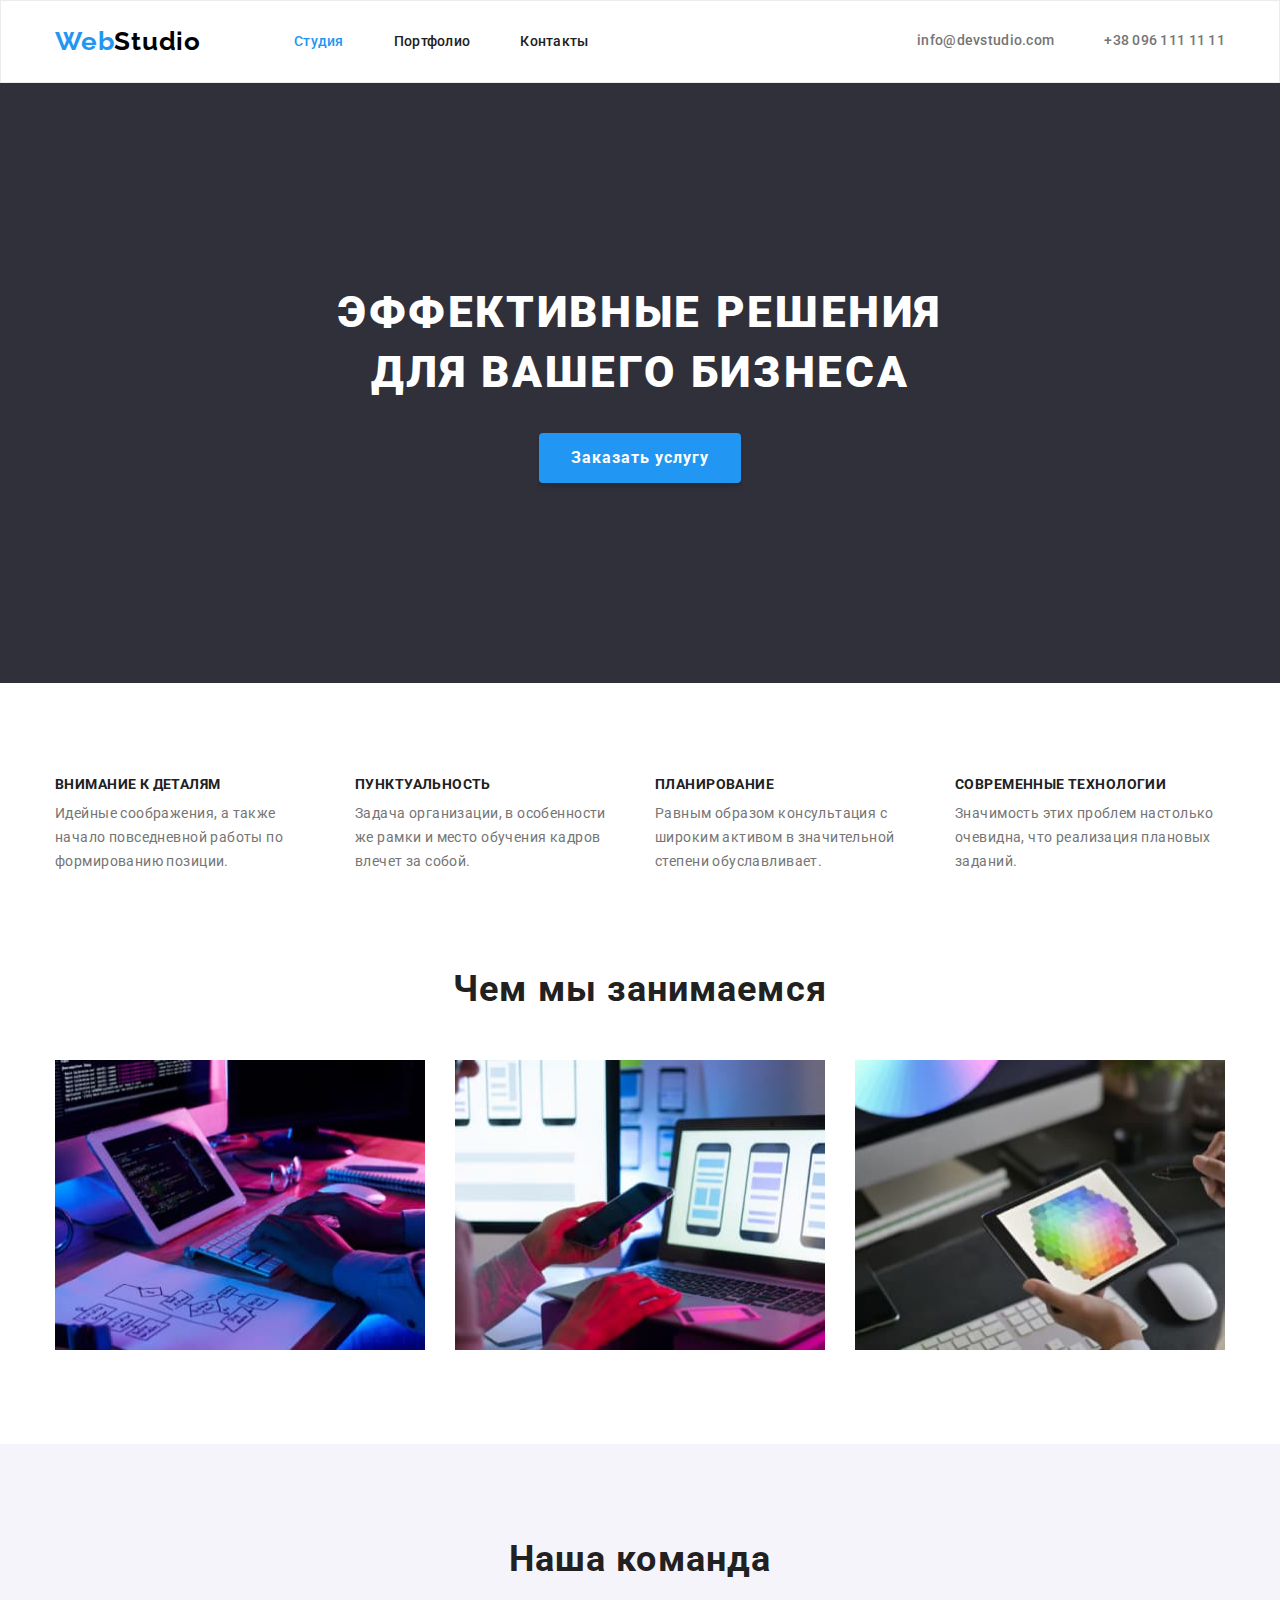
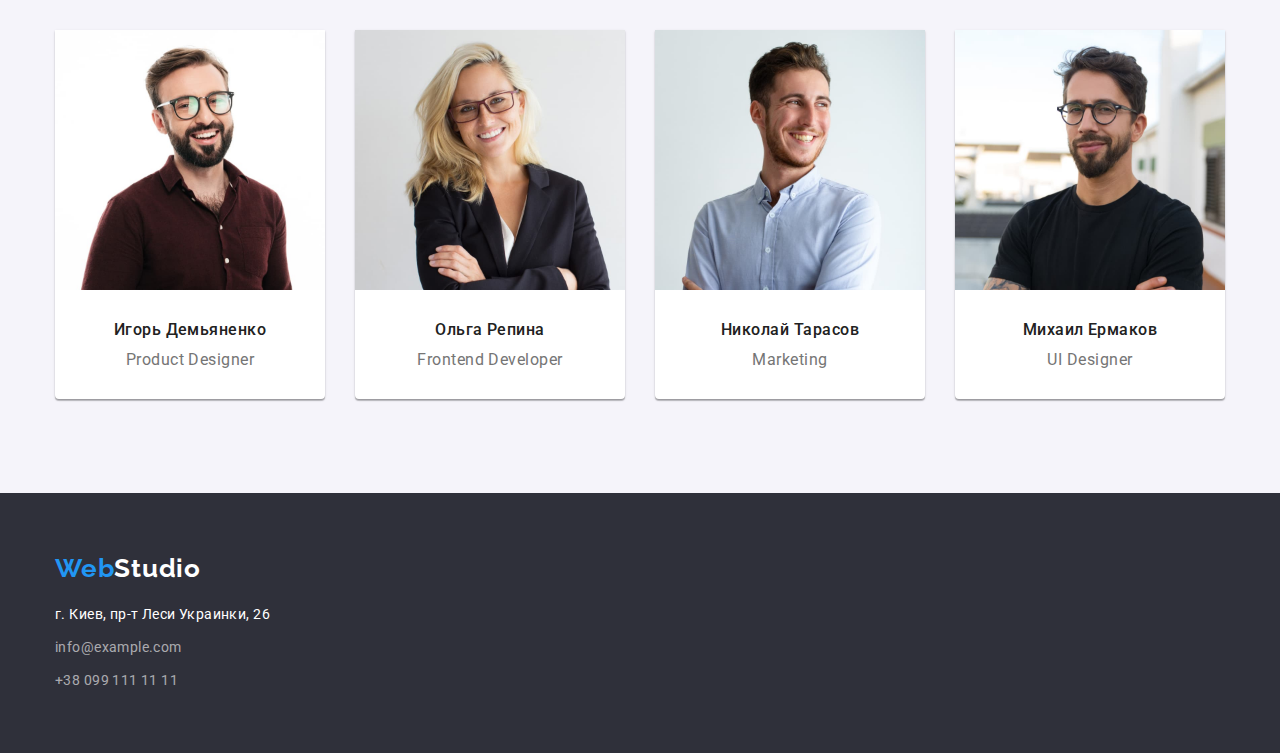
<file: index.html>
<!DOCTYPE html>
<html lang="ru">
  <head>
    <meta charset="UTF-8" />
    <meta http-equiv="X-UA-Compatible" content="IE=edge" />
    <meta name="viewport" content="width=device-width, initial-scale=1.0" />
    <title>WebStudio</title>
    <link rel="preconnect" href="https://fonts.gstatic.com" />
    <link rel="preconnect" href="https://fonts.gstatic.com" />
    <link
      rel="stylesheet"
      href="https://cdnjs.cloudflare.com/ajax/libs/modern-normalize/1.1.0/modern-normalize.min.css"
    />
    <link
      href="https://fonts.googleapis.com/css2?family=Raleway:wght@700&family=Roboto:wght@400;500;700;900&display=swap"
      rel="stylesheet"
    />

    <link rel="stylesheet" href="./css/styles.css" />
  </head>
  <body>
    <!-- header -->

    <header class="header">
      <div class="container header-container">
        <nav class="main-nav">
          <a class="logo link" lang="en" href="./"><span class="logo-web link">Web</span>Studio</a>
          <ul class="nav-list list">
            <li class="nav-item">
              <a class="nav-link link current" href="./index.html">Студия</a>
            </li>
            <li class="nav-item">
              <a class="nav-link link" href="./portfolio.html">Портфолио</a>
            </li>
            <li class="nav-item">
              <a class="nav-link link" href="">Контакты</a>
            </li>
          </ul>
        </nav>
        <a class="mail-link link" href="mailto:info@devstudio.com">info@devstudio.com</a>
        <a class="tel-link link" href="tel:+380961111111">+38 096 111 11 11</a>
      </div>
    </header>

    <!-- Main -->

    <main class="main">
      <!--Hero-->
      <section class="section-hero">
        <div class="container hero-container">
          <h1 class="main-title">
            Эффективные решения <br />
            для вашего бизнеса
          </h1>
          <button type="button" class="hero-button">Заказать услугу</button>
        </div>
      </section>
      <!--Особенности-->
      <section class="section-features section">
        <div class="container">
          <h2 hidden class="second-title">Особенности</h2>
          <ul class="list-features list">
            <li class="item-features">
              <div class="features-container">
                <h3 class="subtitle-features">Внимание к деталям</h3>
                <p class="text-features">
                  Идейные соображения, а также начало повседневной работы по формированию позиции.
                </p>
              </div>
            </li>
            <li class="item-features">
              <div class="features-container">
                <h3 class="subtitle-features">Пунктуальность</h3>
                <p class="text-features">
                  Задача организации, в особенности же рамки и место обучения кадров влечет за
                  собой.
                </p>
              </div>
            </li>
            <li class="item-features">
              <div class="features-container">
                <h3 class="subtitle-features">Планирование</h3>
                <p class="text-features">
                  Равным образом консультация с широким активом в значительной степени
                  обуславливает.
                </p>
              </div>
            </li>
            <li class="item-features">
              <div class="features-container">
                <h3 class="subtitle-features">Современные технологии</h3>
                <p class="text-features">
                  Значимость этих проблем настолько очевидна, что реализация плановых заданий.
                </p>
              </div>
            </li>
          </ul>
        </div>
      </section>
      <!--Чем мы занимаемся-->
      <section class="section-work">
        <div class="container">
          <h2 class="second-title">Чем мы занимаемся</h2>
          <ul class="list-work list">
            <li class="item-work">
              <img
                class="image-work"
                src="./images/skill/skill1.jpg"
                alt="человек печатает на клавиатуре"
                width="370"
                height="290"
              />
            </li>
            <li class="item-work">
              <img
                class="image-work"
                src="./images/skill/skill2.jpg"
                alt="человек смотрит в смартфон и ноутбук"
                width="370"
                height="290"
              />
            </li>
            <li class="item-work">
              <img
                class="image-work"
                src="./images/skill/skill3.jpg"
                alt="человек работает на планшете"
                width="370"
                height="290"
              />
            </li>
          </ul>
        </div>
      </section>
      <!--Наша команда-->
      <section class="section-team section">
        <div class="container">
          <h2 class="second-title">Наша команда</h2>
          <ul class="list-team list">
            <li class="item-team">
              <img
                class="image-team"
                src="./images/team/worker1.jpg"
                alt=" бородатый мужчина улабаеться в рубашке"
                width="270"
                height="260"
              />
              <div class="worker-text">
                <h3 class="title-worker">Игорь Демьяненко</h3>
                <p lang="en" class="team-function">Product Designer</p>
              </div>
            </li>
            <li class="item-team">
              <img
                class="image-team"
                src="./images/team/worker2.jpg"
                alt="девушка в очках улыбаеться"
                width="270"
                height="260"
              />
              <div class="worker-text">
                <h3 class="title-worker">Ольга Репина</h3>
                <p lang="en" class="team-function">Frontend Developer</p>
              </div>
            </li>
            <li class="item-team">
              <img
                class="image-team"
                src="./images/team/worker3.jpg"
                alt="мужчина улыбаеться в светлой рубашке"
                width="270"
                height="260"
              />
              <div class="worker-text">
                <h3 class="title-worker">Николай Тарасов</h3>
                <p lang="en" class="team-function">Marketing</p>
              </div>
            </li>
            <li class="item-team">
              <img
                class="image-team"
                src="./images/team/worker4.jpg"
                alt="бородатый мужчина в очках в футболке"
                width="270"
                height="260"
              />
              <div class="worker-text">
                <h3 class="title-worker">Михаил Ермаков</h3>
                <p lang="en" class="team-function">UI Designer</p>
              </div>
            </li>
          </ul>
        </div>
      </section>
    </main>

    <!-- Footer -->

    <footer class="footer">
      <div class="container">
        <a class="logo link" lang="en" href="./"
          ><span class="logo-web link">Web</span><span class="logo-studio">Studio</span></a
        >
        <address class="address">
          <ul class="list-address list">
            <li class="item-address">
              <a
                class="map-link link"
                href="https://goo.gl/maps/PiWp8RivzMYNPMSt6"
                target="_blank"
                rel="noopener noreferrer"
              >
                г. Киев, пр-т Леси Украинки, 26
              </a>
            </li>
            <li class="item-address">
              <a href="mailto:info@example.com" class="mail-address link">info@example.com</a>
            </li>
            <li class="item-address">
              <a href="tel:+380991111111" class="tel-address link">+38 099 111 11 11</a>
            </li>
          </ul>
        </address>
      </div>
    </footer>
  </body>
</html>
</file>
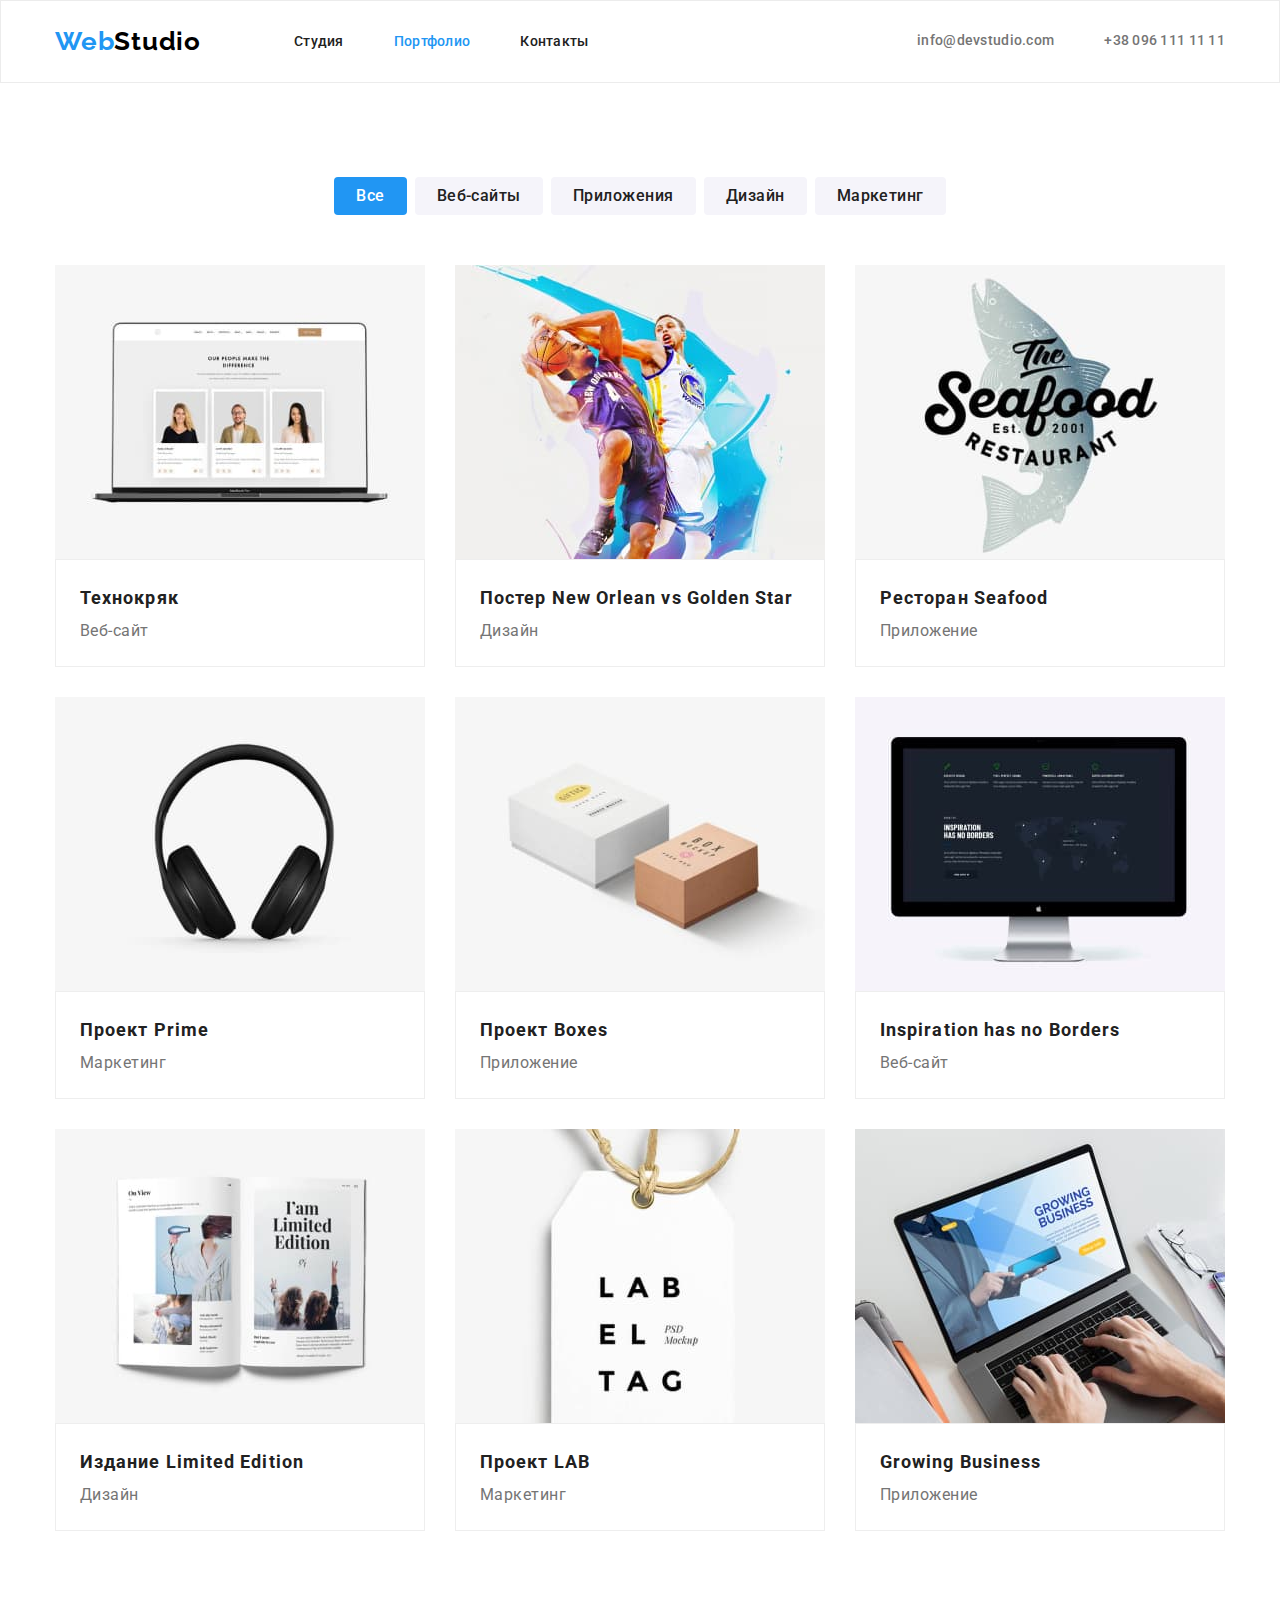
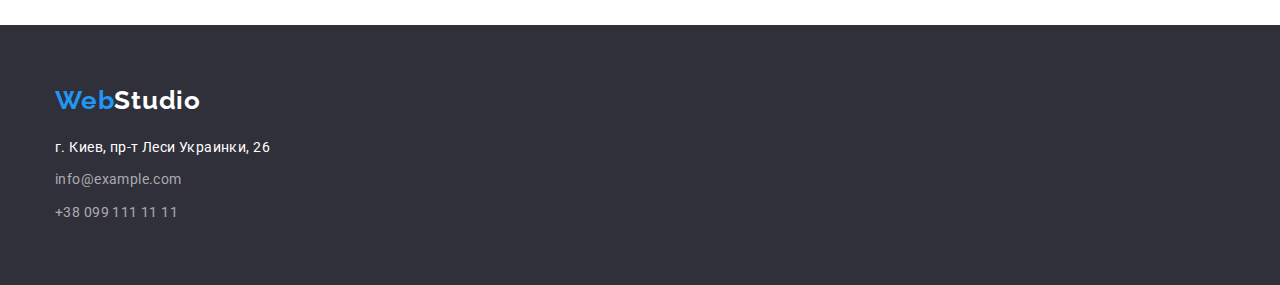
<file: portfolio.html>
<!DOCTYPE html>
<html lang="ru">
  <head>
    <meta charset="UTF-8" />
    <meta http-equiv="X-UA-Compatible" content="IE=edge" />
    <meta name="viewport" content="width=device-width, initial-scale=1.0" />
    <title>WebStudio</title>
    <link rel="preconnect" href="https://fonts.gstatic.com" />
    <link
      rel="stylesheet"
      href="https://cdnjs.cloudflare.com/ajax/libs/modern-normalize/1.1.0/modern-normalize.min.css"
    />
    <link
      href="https://fonts.googleapis.com/css2?family=Raleway:wght@700&family=Roboto:wght@400;500;700;900&display=swap"
      rel="stylesheet"
    />
    <link rel="stylesheet" href="./css/styles.css" />
  </head>
  <body>
    <!-- Header -->

    <header class="header">
      <div class="container header-container">
        <nav class="main-nav">
          <a class="logo link" lang="en" href="./"><span class="logo-web link">Web</span>Studio</a>
          <ul class="nav-list list">
            <li class="nav-item">
              <a class="nav-link link" href="./index.html">Студия</a>
            </li>
            <li class="nav-item">
              <a class="nav-link link current" href="./portfolio.html">Портфолио</a>
            </li>
            <li class="nav-item">
              <a class="nav-link link" href="">Контакты</a>
            </li>
          </ul>
        </nav>
        <a class="mail-link link" href="mailto:info@devstudio.com">info@devstudio.com</a>
        <a class="tel-link link" href="tel:+380961111111">+38 096 111 11 11</a>
      </div>
    </header>

    <!-- Main Portfolio -->

    <main class="main-portfolio">
      <section class="section-portfolio section">
        <div class="container">
          <h2 hidden class="title-portfolio">Портфолио</h2>
          <ul class="list-filter list">
            <li class="item-filter">
              <button type="button" class="button-filter current">Все</button>
            </li>
            <li class="item-filter">
              <button type="button" class="button-filter">Веб-сайты</button>
            </li>
            <li class="item-filter">
              <button type="button" class="button-filter">Приложения</button>
            </li>
            <li class="item-filter"><button type="button" class="button-filter">Дизайн</button></li>
            <li class="item-filter">
              <button type="button" class="button-filter">Маркетинг</button>
            </li>
          </ul>
          <ul class="list-portfolio list">
            <li class="item-portfolio">
              <img
                class="image-portfolio"
                src="./images/portfolio/portfolio1.jpg"
                alt="открытый ноутбук"
                width="370"
                height="294"
              />
              <div class="portfolio-text">
                <h3 class="subject-portfolio">Технокряк</h3>
                <p class="desk-portfolio">Веб-сайт</p>
              </div>
            </li>
            <li class="item-portfolio">
              <img
                class="image-portfolio"
                src="./images/portfolio/portfolio2.jpg"
                alt="два баскетболиста боряться за мяч"
                width="370"
                height="294"
              />
              <div class="portfolio-text">
                <h3 lang="en" class="subject-portfolio">Постер New Orlean vs Golden Star</h3>
                <p class="desk-portfolio">Дизайн</p>
              </div>
            </li>
            <li class="item-portfolio">
              <img
                class="image-portfolio"
                src="./images/portfolio/portfolio3.jpg"
                alt="рыба и надпись seafood"
                width="370"
                height="294"
              />
              <div class="portfolio-text">
                <h3 lang="en" class="subject-portfolio">Ресторан Seafood</h3>
                <p class="desk-portfolio">Приложение</p>
              </div>
            </li>
            <li class="item-portfolio">
              <img
                class="image-portfolio"
                src="./images/portfolio/portfolio4.jpg"
                alt="полноразмерные наушники"
                width="370"
                height="294"
              />
              <div class="portfolio-text">
                <h3 lang="en" class="subject-portfolio">Проект Prime</h3>
                <p class="desk-portfolio">Маркетинг</p>
              </div>
            </li>
            <li class="item-portfolio">
              <img
                class="image-portfolio"
                src="./images/portfolio/portfolio5.jpg"
                alt="две коробки"
                width="370"
                height="294"
              />
              <div class="portfolio-text">
                <h3 lang="en" class="subject-portfolio">Проект Boxes</h3>
                <p class="desk-portfolio">Приложение</p>
              </div>
            </li>
            <li class="item-portfolio">
              <img
                class="image-portfolio"
                src="./images/portfolio/portfolio6.jpg"
                alt="пк моноблок"
                width="370"
                height="294"
              />
              <div class="portfolio-text">
                <h3 lang="en" class="subject-portfolio">Inspiration has no Borders</h3>
                <p class="desk-portfolio">Веб-сайт</p>
              </div>
            </li>
            <li class="item-portfolio">
              <img
                class="image-portfolio"
                src="./images/portfolio/portfolio7.jpg"
                alt="журнал"
                width="370"
                height="294"
              />
              <div class="portfolio-text">
                <h3 lang="en" class="subject-portfolio">Издание Limited Edition</h3>
                <p class="desk-portfolio">Дизайн</p>
              </div>
            </li>
            <li class="item-portfolio">
              <img
                class="image-portfolio"
                src="./images/portfolio/portfolio8.jpg"
                alt="бирка"
                width="370"
                height="294"
              />
              <div class="portfolio-text">
                <h3 lang="en" class="subject-portfolio">Проект LAB</h3>
                <p class="desk-portfolio">Маркетинг</p>
              </div>
            </li>
            <li class="item-portfolio">
              <img
                class="image-portfolio"
                src="./images/portfolio/portfolio9.jpg"
                alt="человек печатает на ноутбуке"
                width="370"
                height="294"
              />
              <div class="portfolio-text">
                <h3 lang="en" class="subject-portfolio">Growing Business</h3>
                <p class="desk-portfolio">Приложение</p>
              </div>
            </li>
          </ul>
        </div>
      </section>
    </main>

    <!-- Footer -->

    <footer class="footer">
      <div class="container">
        <a class="logo link" lang="en" href="./"
          ><span class="logo-web link">Web</span><span class="logo-studio">Studio</span></a
        >
        <address class="address">
          <ul class="list-address list">
            <li class="item-address">
              <a
                class="map-link link"
                href="https://goo.gl/maps/PiWp8RivzMYNPMSt6"
                target="_blank"
                rel="noopener noreferrer"
              >
                г. Киев, пр-т Леси Украинки, 26
              </a>
            </li>
            <li class="item-address">
              <a href="mailto:info@example.com" class="mail-address link">info@example.com</a>
            </li>
            <li class="item-address">
              <a href="tel:+380991111111" class="tel-address link">+38 099 111 11 11</a>
            </li>
          </ul>
        </address>
      </div>
    </footer>
  </body>
</html>
</file>
<file: css/styles.css>
/* переменные */
:root {
  --main-font: 'Roboto', sans-serif;
  --second-font: 'Raleway', sans-serif;
  --main-color: #212121;
  --second-color: #757575;
  --accent-color: #2196f3;
  --main-weight: 700;
}

.list {
  list-style: none;
}

.link {
  text-decoration: none;
}

body {
  font-family: var(--main-font);
  color: var(--main-color);
  font-weight: var(--main-weight);
}

h1,
h2,
h3,
h4,
h5,
h6,
p {
  margin-top: 0;
  margin-bottom: 0;
}

ul,
ol {
  margin-top: 0;
  margin-bottom: 0;
  padding-left: 0;
}

img {
  display: block;
}

.container {
  width: 1200px;
  margin: 0 auto;
  padding-left: 15px;
  padding-right: 15px;
}

.section {
  padding-top: 94px;
  padding-bottom: 94px;
}

/* Components */

.second-title {
  font-size: 36px;
  line-height: 1.17;
  text-align: center;
  letter-spacing: 0.03em;
  margin-bottom: 50px;
}

/* header */

.header {
  padding-top: 25px;
  padding-bottom: 25px;
  border: 1px solid #ececec;
}

.header-container {
  display: flex;
  align-items: center;
}

.main-nav {
  display: flex;
  align-items: center;
}

.logo,
.logo-web {
  font-family: var(--second-font);
  font-size: 26px;
  line-height: 1.19;
  letter-spacing: 0.03em;
}

.logo-web {
  color: var(--accent-color);
}

.logo {
  color: #000000;
}

.logo-studio {
  color: #ffffff;
}

.nav-list {
  display: flex;
  align-items: center;
  margin-left: 93px;
}

.nav-item:not(:last-child) {
  margin-right: 50px;
}

.nav-link.current {
  color: var(--accent-color);
}

.nav-link {
  font-weight: 500;
  font-size: 14px;
  line-height: 1.14;
  letter-spacing: 0.02em;
  color: var(--main-color);
}

.nav-link:hover,
.nav-link:active,
.nav-link:focus,
.mail-link:hover,
.tel-link:hover {
  color: var(--accent-color);
}

.mail-link,
.tel-link {
  font-weight: 500;
  font-size: 14px;
  line-height: 1.14;
  letter-spacing: 0.02em;
  color: var(--second-color);
}

.mail-link {
  margin-left: auto;
  margin-right: 50px;
}

/* Main */

/* Hero */

.section-hero {
  padding-top: 200px;
  padding-bottom: 200px;
  background: #2f303a;
}

.hero-container {
  display: flex;
  flex-direction: column;
  align-items: center;
}

.main-title {
  font-weight: 900;
  font-size: 44px;
  line-height: 1.36;
  text-align: center;
  letter-spacing: 0.06em;
  text-transform: uppercase;
  color: #ffffff;
  margin-bottom: 30px;
}

.hero-button {
  font-weight: 700;
  font-size: 16px;
  line-height: 1.87;
  padding: 10px 32px;
  display: flex;
  align-items: center;
  text-align: center;
  letter-spacing: 0.06em;
  color: #ffffff;
  background: #2196f3;
  box-shadow: 0px 4px 4px rgba(0, 0, 0, 0.15);
  border-radius: 4px;
  border: none;
  cursor: pointer;
}

.hero-button:hover {
  background: #188ce8;
}

/* Особенности */

.list-features {
  display: flex;
  flex-direction: row;
  align-items: center;

  margin-top: -30px;
  margin-left: -30px;
}

.features-container {
  width: 270px;
  flex-basis: calc((100% - 120px) / 4);
  margin-top: 30px;
  margin-left: 30px;
}

.subtitle-features {
  font-size: 14px;
  line-height: 1.14;
  letter-spacing: 0.03em;
  text-transform: uppercase;
  margin-bottom: 10px;
}

.text-features {
  font-weight: 400;
  font-size: 14px;
  line-height: 1.71;
  letter-spacing: 0.03em;
  color: var(--second-color);
}

/* Чем мы занимаемся */
/* Наша команда */

.section-work {
  padding-bottom: 94px;
}

.list-work {
  display: flex;
  flex-wrap: wrap;
  margin-top: -30px;
  margin-left: -30px;
}

.item-work {
  flex-basis: calc((100% - 90px) / 3);
  margin-top: 30px;
  margin-left: 30px;
}

.section-team {
  background: #f5f4fa;
}

.list-team {
  display: flex;
  flex-wrap: wrap;
  margin-top: -30px;
  margin-left: -30px;
}

.item-team {
  flex-basis: calc((100% - 120px) / 4);
  margin-top: 30px;
  margin-left: 30px;
  background: #ffffff;
  box-shadow: 0px 1px 3px rgba(0, 0, 0, 0.12), 0px 1px 1px rgba(0, 0, 0, 0.14),
    0px 2px 1px rgba(0, 0, 0, 0.2);
  border-radius: 0px 0px 4px 4px;
}

.worker-text {
  padding-top: 30px;
  padding-bottom: 30px;
}

.title-worker {
  font-weight: 500;
  font-size: 16px;
  line-height: 1.19;
  text-align: center;
  letter-spacing: 0.03em;
  margin-bottom: 10px;
}

.team-function {
  font-weight: 400;
  font-size: 16px;
  line-height: 1.19;
  text-align: center;
  letter-spacing: 0.03em;
  color: var(--second-color);
}

/* Footer */

.footer {
  padding-top: 60px;
  padding-bottom: 60px;
  background: #2f303a;
}

.address {
  margin-top: 20px;
}

.list-address :not(:last-child) {
  margin-bottom: 9px;
}

.map-link {
  font-style: normal;
  font-weight: 400;
  font-size: 14px;
  line-height: 1.71;
  letter-spacing: 0.03em;
  color: #ffffff;
}

.mail-address,
.tel-address {
  font-style: normal;
  font-weight: 400;
  font-size: 14px;
  line-height: 1.71;
  letter-spacing: 0.03em;
  color: rgba(255, 255, 255, 0.6);
}

/* Main Portfolio */

.list-filter {
  display: flex;
  justify-content: center;
  margin-bottom: 50px;
}

.list-filter :not(:last-child) {
  margin-right: 8px;
}

.button-filter {
  font-weight: 500;
  font-size: 16px;
  padding: 6px 22px;
  line-height: 1.62;
  text-align: center;
  letter-spacing: 0.03em;
  color: var(--main-color);
  background: #f5f4fa;
  border: none;
  border-radius: 4px;
}

.button-filter:hover,
.button-filter:active,
.button-filter:focus {
  color: #ffffff;
  background: var(--accent-color);
}

.button-filter.current {
  background: var(--accent-color);
  color: #ffffff;
}

.list-portfolio {
  display: flex;
  flex-wrap: wrap;
  margin-top: -30px;
  margin-left: -30px;
}

.item-portfolio {
  flex-basis: calc((100% - 90px) / 3);
  margin-top: 30px;
  margin-left: 30px;
}

.portfolio-text {
  padding: 20px 24px;
  border: 1px solid #eeeeee;
}

.subject-portfolio {
  font-size: 18px;
  line-height: 2;
  letter-spacing: 0.06em;
}

.desk-portfolio {
  font-weight: 400;
  font-size: 16px;
  line-height: 1.87;
  letter-spacing: 0.03em;
  color: var(--second-color);
}
</file>
